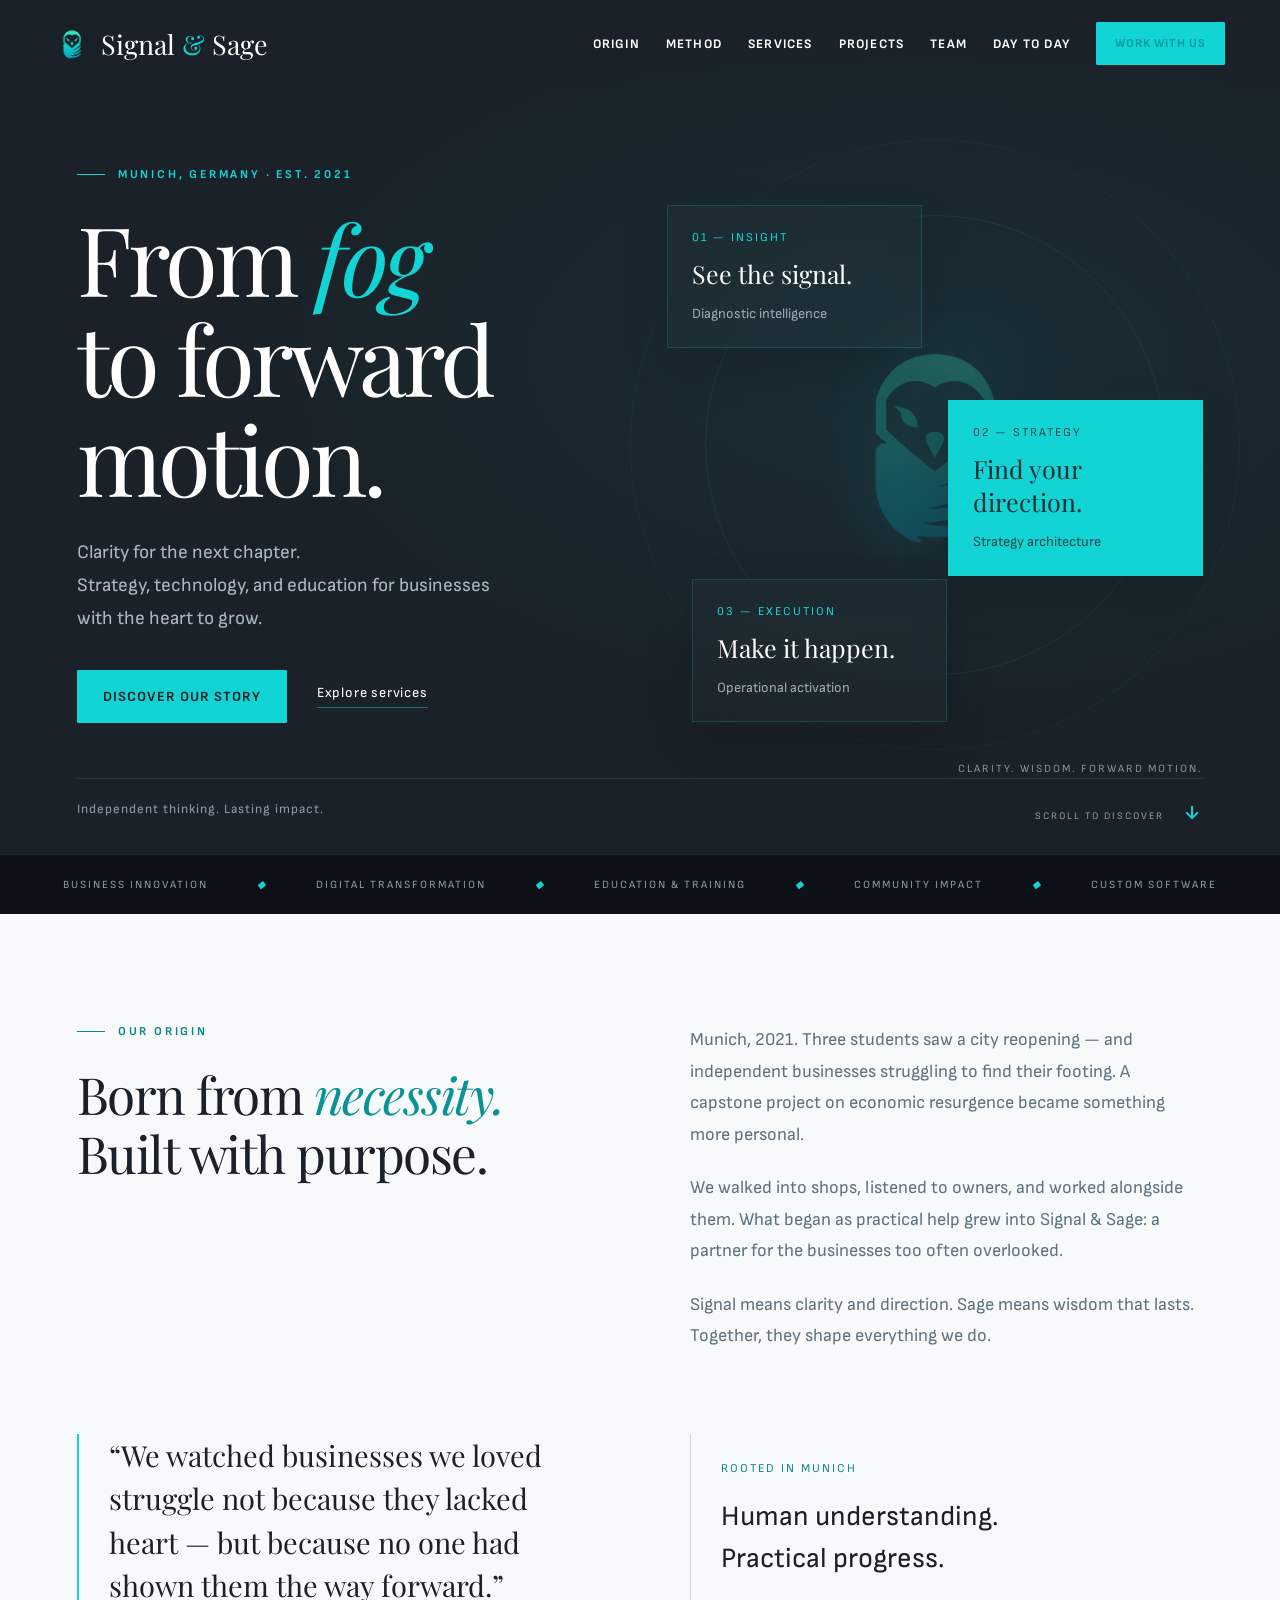
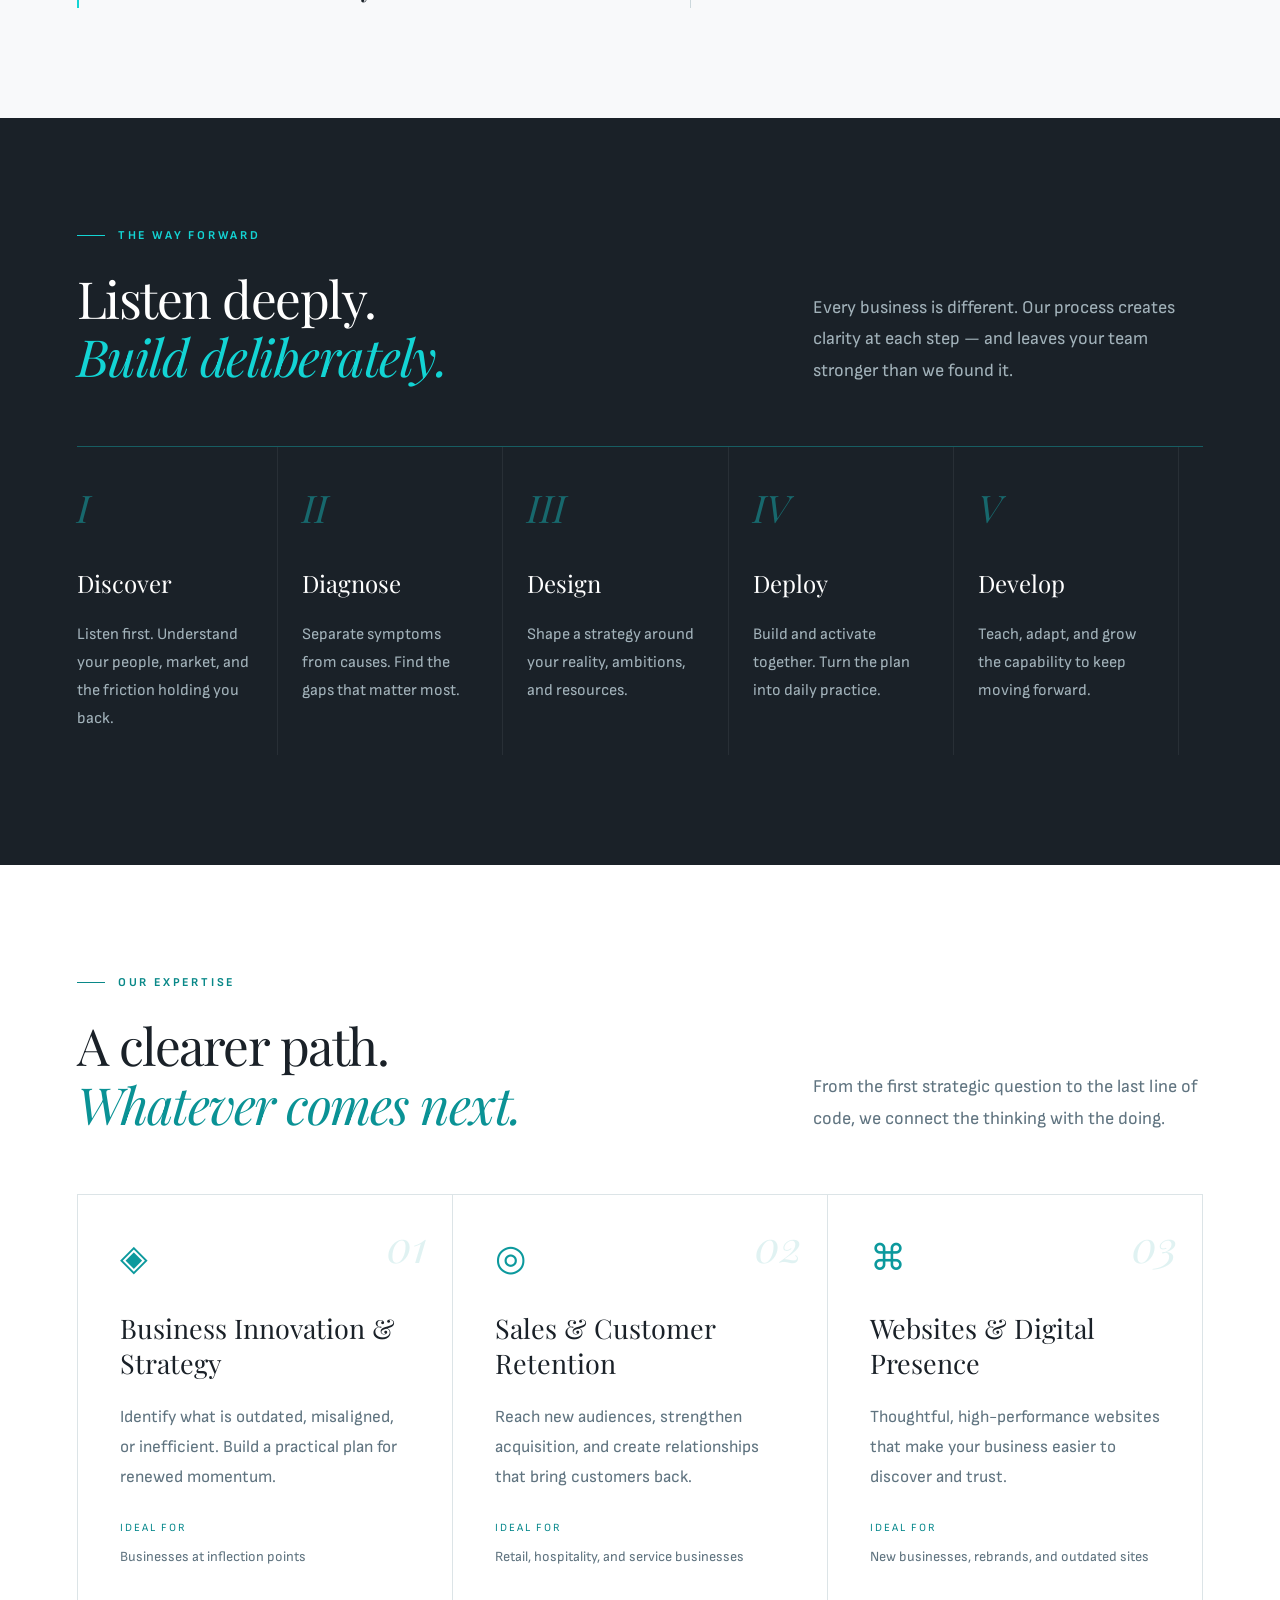
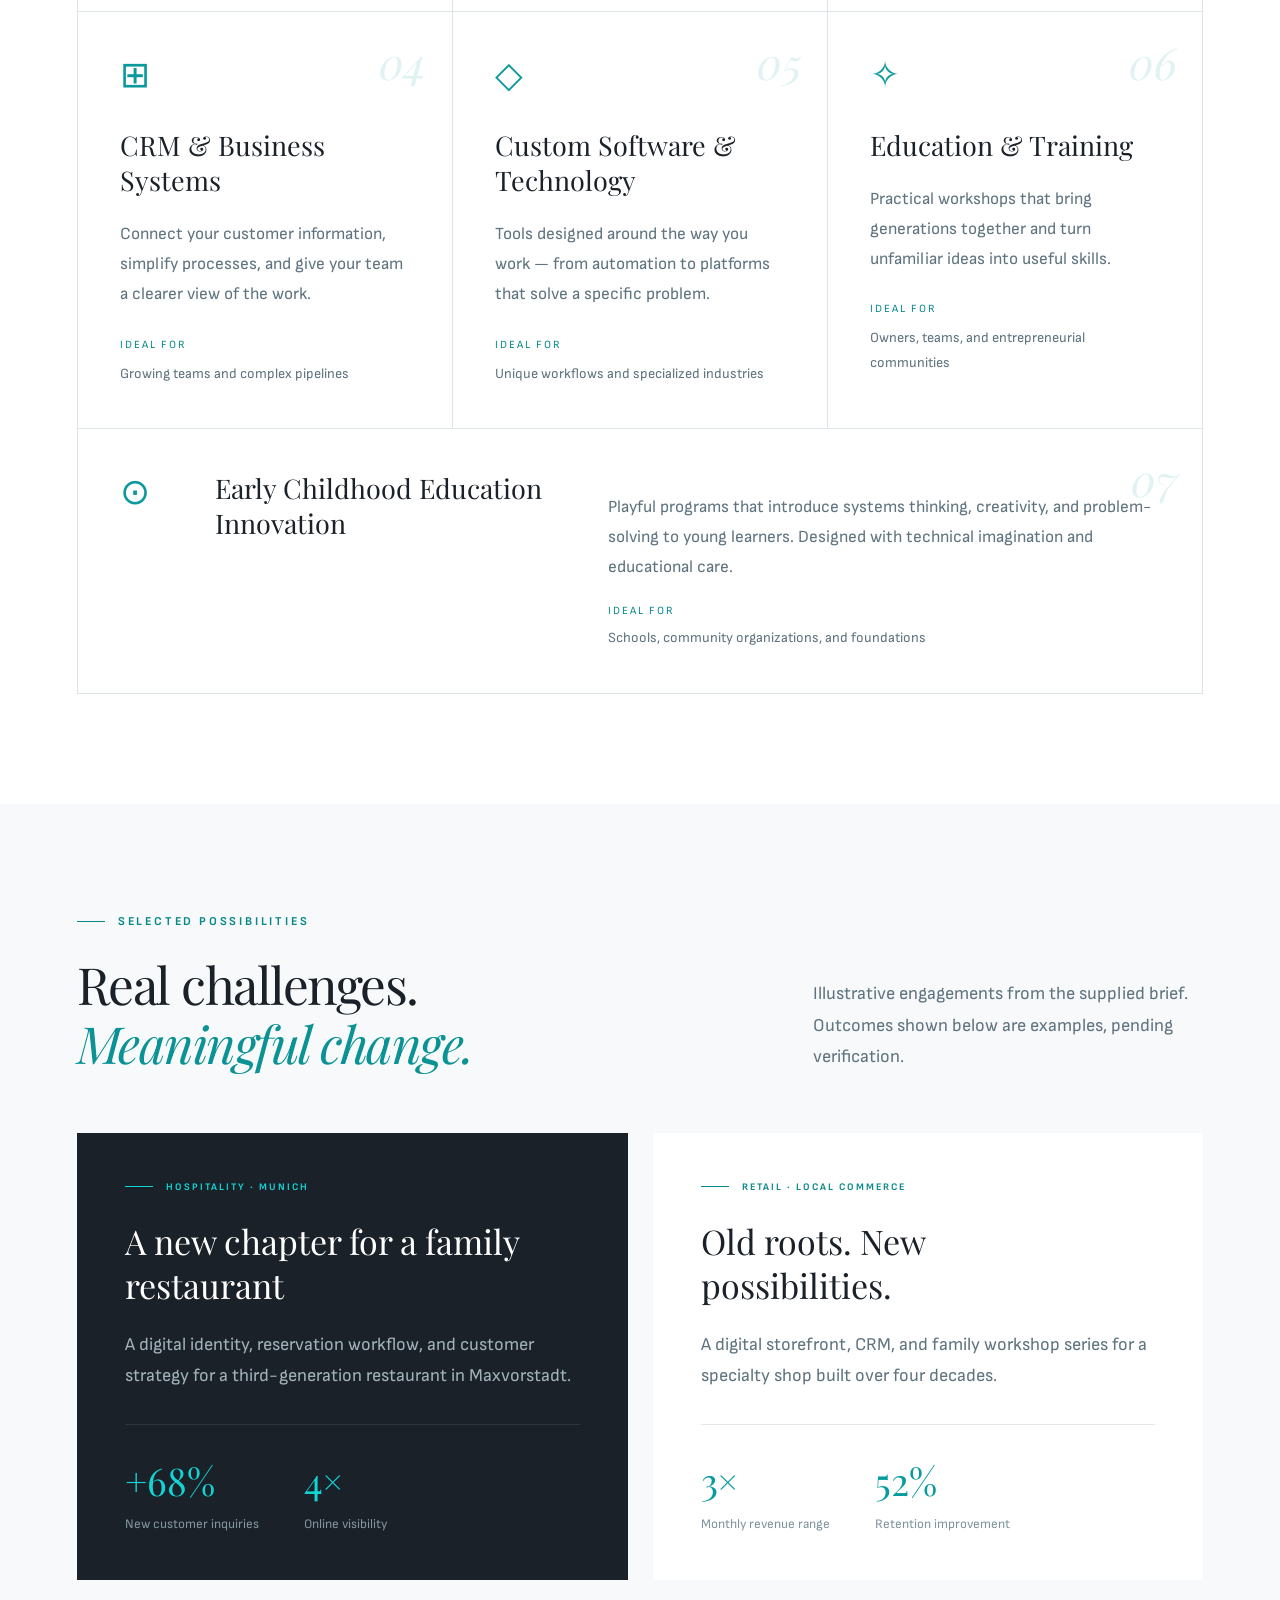
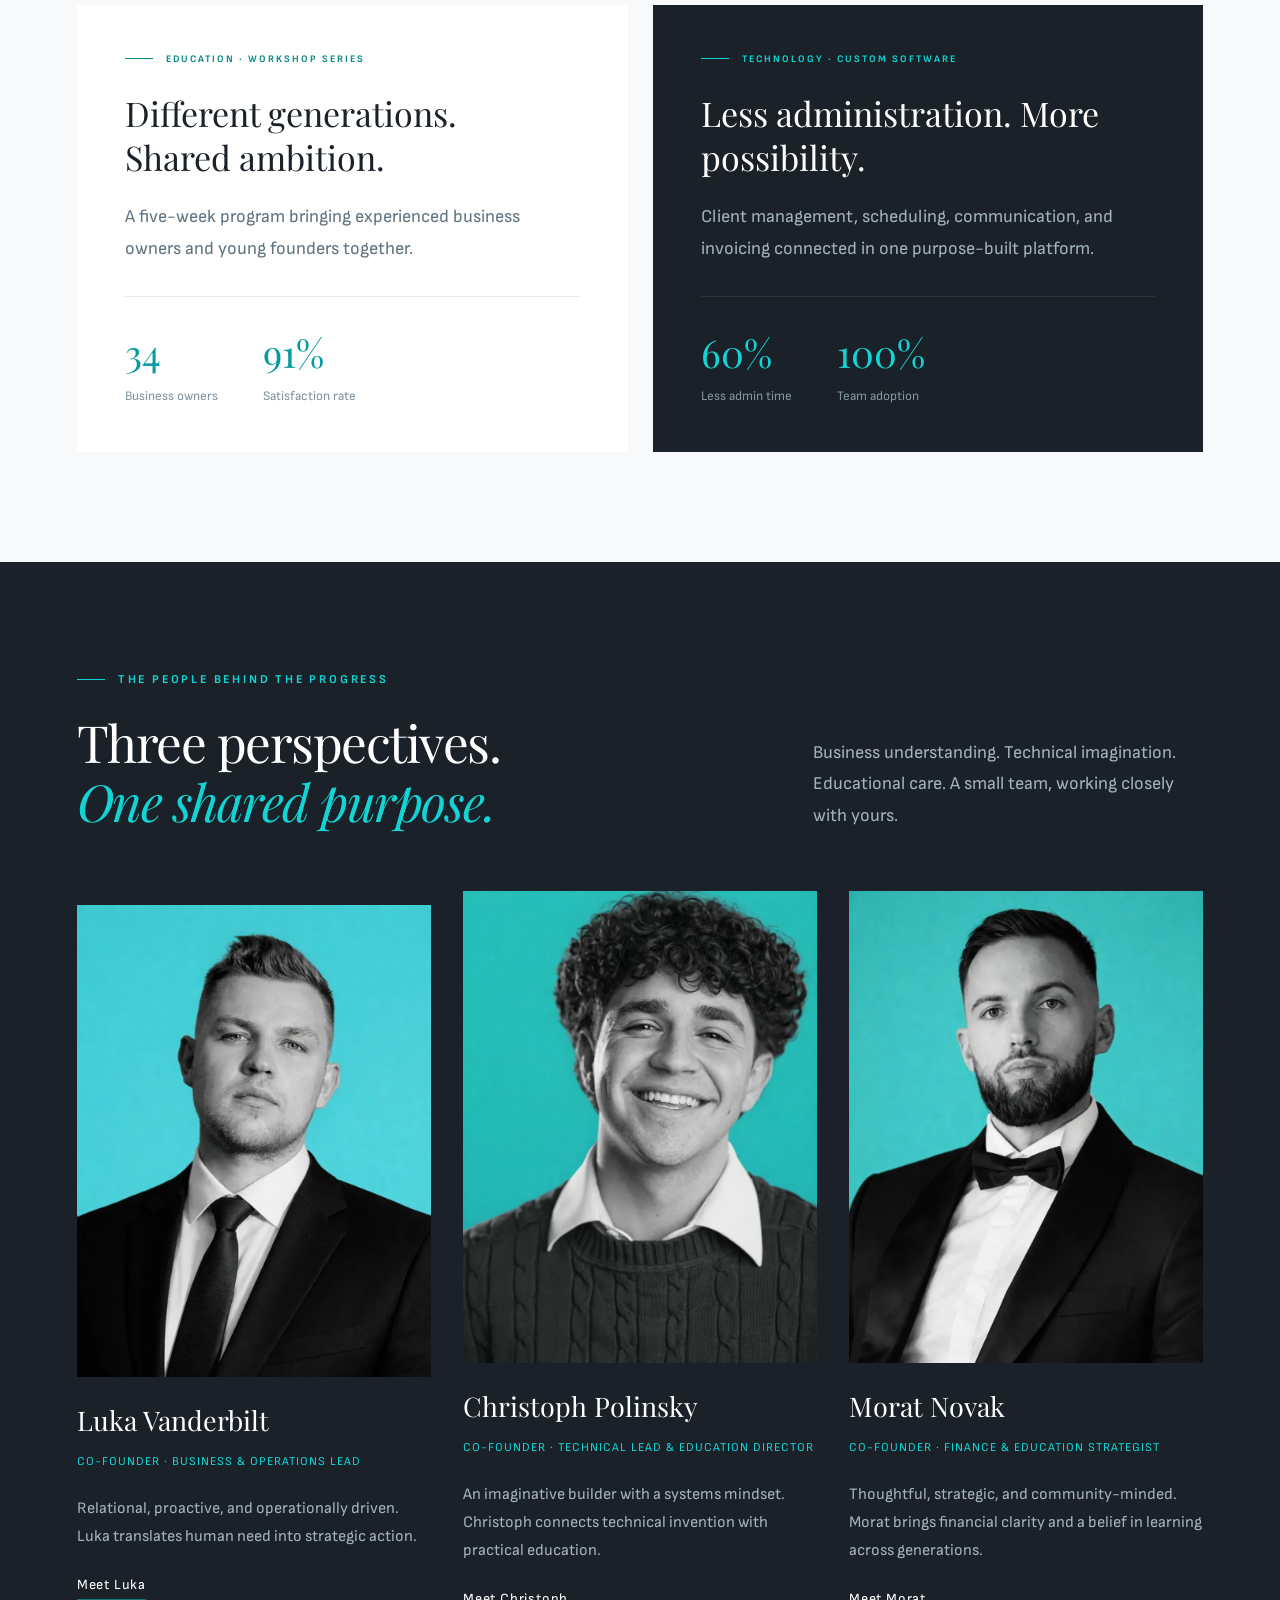
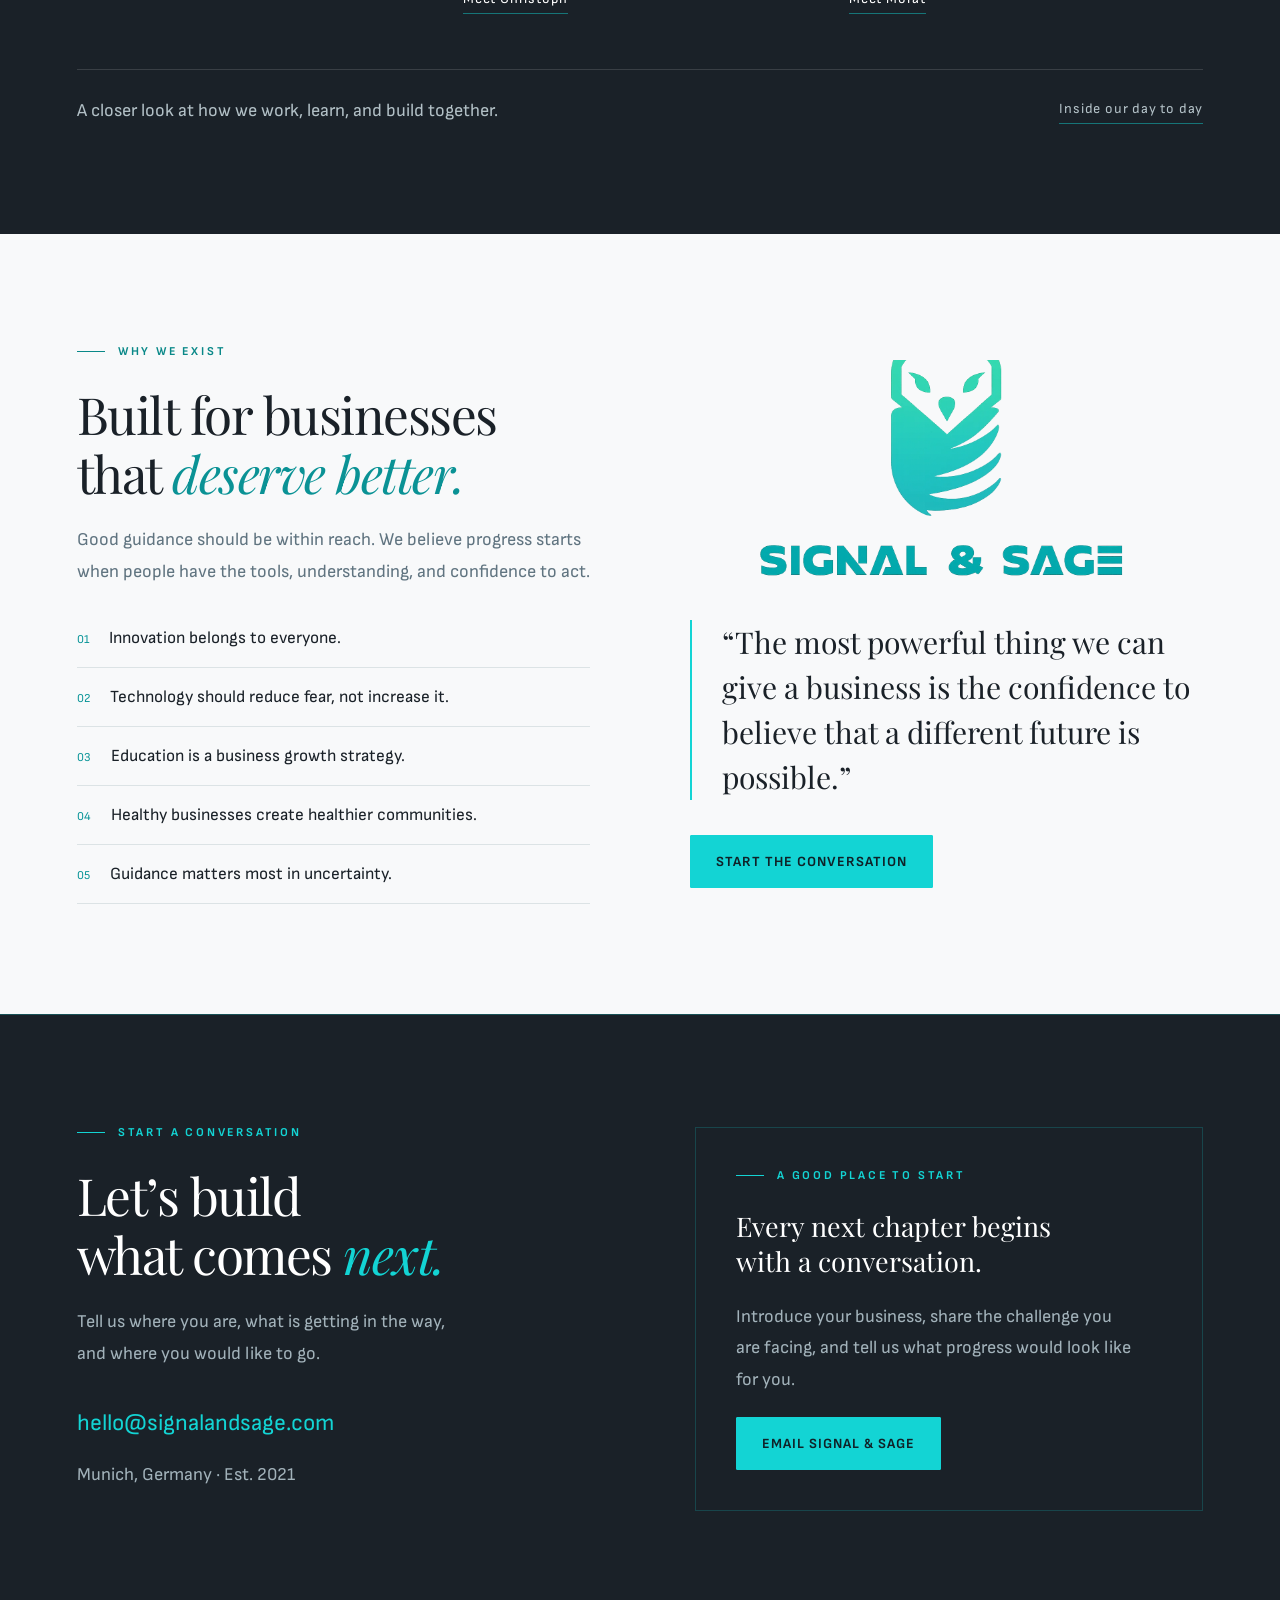
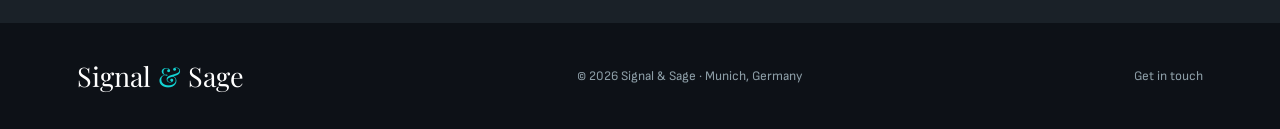
<file: index.html>
<!doctype html>
<html lang="en"><head><meta charset="utf-8"><meta name="viewport" content="width=device-width, initial-scale=1"><title>Signal & Sage — From fog to forward motion</title><meta name="description" content="Munich-based strategy, technology and education for businesses ready to move forward."><link rel="icon" href="assets/owl.webp"><link rel="stylesheet" href="assets/style.css"><script src="assets/site.js" defer></script></head><body><div class="scroll-progress" aria-hidden="true"></div><link rel="preload" as="image" href="assets/owl.webp"/><link rel="preload" as="image" href="assets/logo.webp"/><header class=""><a class="brand" href="index.html"><img src="assets/owl.webp" alt=""/>Signal <i>&amp;</i> Sage</a><button class="menu" aria-label="Toggle navigation" aria-expanded="false">☰</button><nav class=""><a href="index.html#origin">Origin</a><a href="index.html#method">Method</a><a href="index.html#services">Services</a><a href="index.html#projects">Projects</a><a href="index.html#team">Team</a><a href="day-to-day.html">Day to Day</a><a class="button small" href="index.html#contact">Work with us</a></nav></header><main><section class="hero"><div class="hero-copy"><div class="eyebrow">Munich, Germany · Est. 2021</div><h1>From <em>fog</em><br/>to forward<br/>motion.</h1><p>Clarity for the next chapter.<br/>Strategy, technology, and education for businesses<br class="desktop"/> with the heart to grow.</p><div class="actions"><a class="button" href="#origin">Discover our story</a><a class="text-link" href="#services">Explore services</a></div></div><div class="hero-art" aria-hidden="true"><div class="orbit orbit1"></div><div class="orbit orbit2"></div><img class="hero-owl" src="assets/owl.webp"/><div class="float-card c1"><span>01 — INSIGHT</span><strong>See the signal.</strong><small>Diagnostic intelligence</small></div><div class="float-card c2"><span>02 — STRATEGY</span><strong>Find your direction.</strong><small>Strategy architecture</small></div><div class="float-card c3"><span>03 — EXECUTION</span><strong>Make it happen.</strong><small>Operational activation</small></div><div class="art-caption">Clarity. Wisdom. Forward motion.</div></div><div class="hero-bottom"><span>Independent thinking. Lasting impact.</span><a href="#origin">SCROLL TO DISCOVER <b>↓</b></a></div></section><div class="ticker">BUSINESS INNOVATION <i>◆</i> DIGITAL TRANSFORMATION <i>◆</i> EDUCATION &amp; TRAINING <i>◆</i> COMMUNITY IMPACT <i>◆</i> CUSTOM SOFTWARE</div><section id="origin" class="light origin"><div><div class="eyebrow">Our origin</div><h2>Born from <em>necessity.</em><br/>Built with purpose.</h2></div><div><p>Munich, 2021. Three students saw a city reopening — and independent businesses struggling to find their footing. A capstone project on economic resurgence became something more personal.</p><p>We walked into shops, listened to owners, and worked alongside them. What began as practical help grew into Signal &amp; Sage: a partner for the businesses too often overlooked.</p><p>Signal means clarity and direction. Sage means wisdom that lasts. Together, they shape everything we do.</p></div><blockquote>“We watched businesses we loved struggle not because they lacked heart — but because no one had shown them the way forward.”</blockquote><div class="origin-foot"><span>ROOTED IN MUNICH</span><strong>Human understanding.<br/>Practical progress.</strong></div></section><section id="method" class="dark"><div class="section-head"><div><div class="eyebrow">The way forward</div><h2>Listen deeply.<br/><em>Build deliberately.</em></h2></div><p>Every business is different. Our process creates clarity at each step — and leaves your team stronger than we found it.</p></div><div class="method-grid"><article><span class="roman">I</span><h3>Discover</h3><p>Listen first. Understand your people, market, and the friction holding you back.</p></article><article><span class="roman">II</span><h3>Diagnose</h3><p>Separate symptoms from causes. Find the gaps that matter most.</p></article><article><span class="roman">III</span><h3>Design</h3><p>Shape a strategy around your reality, ambitions, and resources.</p></article><article><span class="roman">IV</span><h3>Deploy</h3><p>Build and activate together. Turn the plan into daily practice.</p></article><article><span class="roman">V</span><h3>Develop</h3><p>Teach, adapt, and grow the capability to keep moving forward.</p></article></div></section><section id="services" class="white"><div class="section-head"><div><div class="eyebrow">Our expertise</div><h2>A clearer path.<br/><em>Whatever comes next.</em></h2></div><p>From the first strategic question to the last line of code, we connect the thinking with the doing.</p></div><div class="services-grid"><article><span class="number">01</span><div class="service-mark">◈</div><h3>Business Innovation &amp; Strategy</h3><p>Identify what is outdated, misaligned, or inefficient. Build a practical plan for renewed momentum.</p><small>IDEAL FOR</small><p class="ideal">Businesses at inflection points</p></article><article><span class="number">02</span><div class="service-mark">◎</div><h3>Sales &amp; Customer Retention</h3><p>Reach new audiences, strengthen acquisition, and create relationships that bring customers back.</p><small>IDEAL FOR</small><p class="ideal">Retail, hospitality, and service businesses</p></article><article><span class="number">03</span><div class="service-mark">⌘</div><h3>Websites &amp; Digital Presence</h3><p>Thoughtful, high-performance websites that make your business easier to discover and trust.</p><small>IDEAL FOR</small><p class="ideal">New businesses, rebrands, and outdated sites</p></article><article><span class="number">04</span><div class="service-mark">⊞</div><h3>CRM &amp; Business Systems</h3><p>Connect your customer information, simplify processes, and give your team a clearer view of the work.</p><small>IDEAL FOR</small><p class="ideal">Growing teams and complex pipelines</p></article><article><span class="number">05</span><div class="service-mark">◇</div><h3>Custom Software &amp; Technology</h3><p>Tools designed around the way you work — from automation to platforms that solve a specific problem.</p><small>IDEAL FOR</small><p class="ideal">Unique workflows and specialized industries</p></article><article><span class="number">06</span><div class="service-mark">✧</div><h3>Education &amp; Training</h3><p>Practical workshops that bring generations together and turn unfamiliar ideas into useful skills.</p><small>IDEAL FOR</small><p class="ideal">Owners, teams, and entrepreneurial communities</p></article><article><span class="number">07</span><div class="service-mark">⊙</div><h3>Early Childhood Education Innovation</h3><p>Playful programs that introduce systems thinking, creativity, and problem-solving to young learners. Designed with technical imagination and educational care.</p><small>IDEAL FOR</small><p class="ideal">Schools, community organizations, and foundations</p></article></div></section><section id="projects" class="light"><div class="eyebrow">Selected possibilities</div><div class="section-head"><h2>Real challenges.<br/><em>Meaningful change.</em></h2><p>Illustrative engagements from the supplied brief. Outcomes shown below are examples, pending verification.</p></div><div class="projects-grid"><article class="project dark"><div class="eyebrow">Hospitality · Munich</div><h3>A new chapter for a family restaurant</h3><p>A digital identity, reservation workflow, and customer strategy for a third-generation restaurant in Maxvorstadt.</p><div class="metrics"><div><strong>+68%</strong><span>New customer inquiries</span></div><div><strong>4×</strong><span>Online visibility</span></div></div></article><article class="project white"><div class="eyebrow">Retail · Local commerce</div><h3>Old roots. New possibilities.</h3><p>A digital storefront, CRM, and family workshop series for a specialty shop built over four decades.</p><div class="metrics"><div><strong>3×</strong><span>Monthly revenue range</span></div><div><strong>52%</strong><span>Retention improvement</span></div></div></article><article class="project white"><div class="eyebrow">Education · Workshop series</div><h3>Different generations. Shared ambition.</h3><p>A five-week program bringing experienced business owners and young founders together.</p><div class="metrics"><div><strong>34</strong><span>Business owners</span></div><div><strong>91%</strong><span>Satisfaction rate</span></div></div></article><article class="project dark"><div class="eyebrow">Technology · Custom software</div><h3>Less administration. More possibility.</h3><p>Client management, scheduling, communication, and invoicing connected in one purpose-built platform.</p><div class="metrics"><div><strong>60%</strong><span>Less admin time</span></div><div><strong>100%</strong><span>Team adoption</span></div></div></article></div></section><section id="team" class="dark"><div class="section-head"><div><div class="eyebrow">The people behind the progress</div><h2>Three perspectives.<br/><em>One shared purpose.</em></h2></div><p>Business understanding. Technical imagination. Educational care. A small team, working closely with yours.</p></div><div id="team-profiles" class="team-grid" aria-live="polite"><p>Loading team profiles…</p></div><noscript><p>Please enable JavaScript to view the team profiles.</p></noscript><div class="team-journal"><span>A closer look at how we work, learn, and build together.</span><a href="day-to-day.html" class="text-link">Inside our day to day</a></div><dialog id="profile-dialog" class="modal" aria-label="Team profile"><div class="modal-card"><button type="button" class="close" aria-label="Close profile">×</button><img id="profile-photo" alt=""/><div><div class="eyebrow">Meet the team</div><h2 id="profile-name"></h2><p id="profile-title" class="role"></p><p id="profile-bio"></p><h3>What I do</h3><p id="profile-responsibilities"></p><p id="profile-start"></p></div></div></dialog></section><section class="light philosophy"><div><div class="eyebrow">Why we exist</div><h2>Built for businesses<br/>that <em>deserve better.</em></h2><p>Good guidance should be within reach. We believe progress starts when people have the tools, understanding, and confidence to act.</p><div class="value"><span>01</span>Innovation belongs to everyone.</div><div class="value"><span>02</span>Technology should reduce fear, not increase it.</div><div class="value"><span>03</span>Education is a business growth strategy.</div><div class="value"><span>04</span>Healthy businesses create healthier communities.</div><div class="value"><span>05</span>Guidance matters most in uncertainty.</div></div><div class="belief"><img src="assets/logo.webp" alt="Signal &amp; Sage owl logo"/><blockquote>“The most powerful thing we can give a business is the confidence to believe that a different future is possible.”</blockquote><a href="#contact" class="button">Start the conversation</a></div></section><section id="contact" class="dark contact"><div><div class="eyebrow">Start a conversation</div><h2>Let’s build<br/>what comes <em>next.</em></h2><p>Tell us where you are, what is getting in the way, and where you would like to go.</p><a class="email" href="mailto:hello@signalandsage.com">hello@signalandsage.com</a><p>Munich, Germany · Est. 2021</p></div><div class="contact-note"><div class="eyebrow">A good place to start</div><h3>Every next chapter begins<br/>with a conversation.</h3><p>Introduce your business, share the challenge you are facing, and tell us what progress would look like for you.</p><a class="button" href="mailto:hello@signalandsage.com?subject=Let%E2%80%99s%20talk%20%E2%80%94%20Signal%20%26%20Sage">Email Signal &amp; Sage</a></div></section></main><footer><a class="brand" href="index.html">Signal <i>&amp;</i> Sage</a><span>© 2026 Signal &amp; Sage · Munich, Germany</span><a href="mailto:hello@signalandsage.com">Get in touch</a></footer></body></html>
</file>
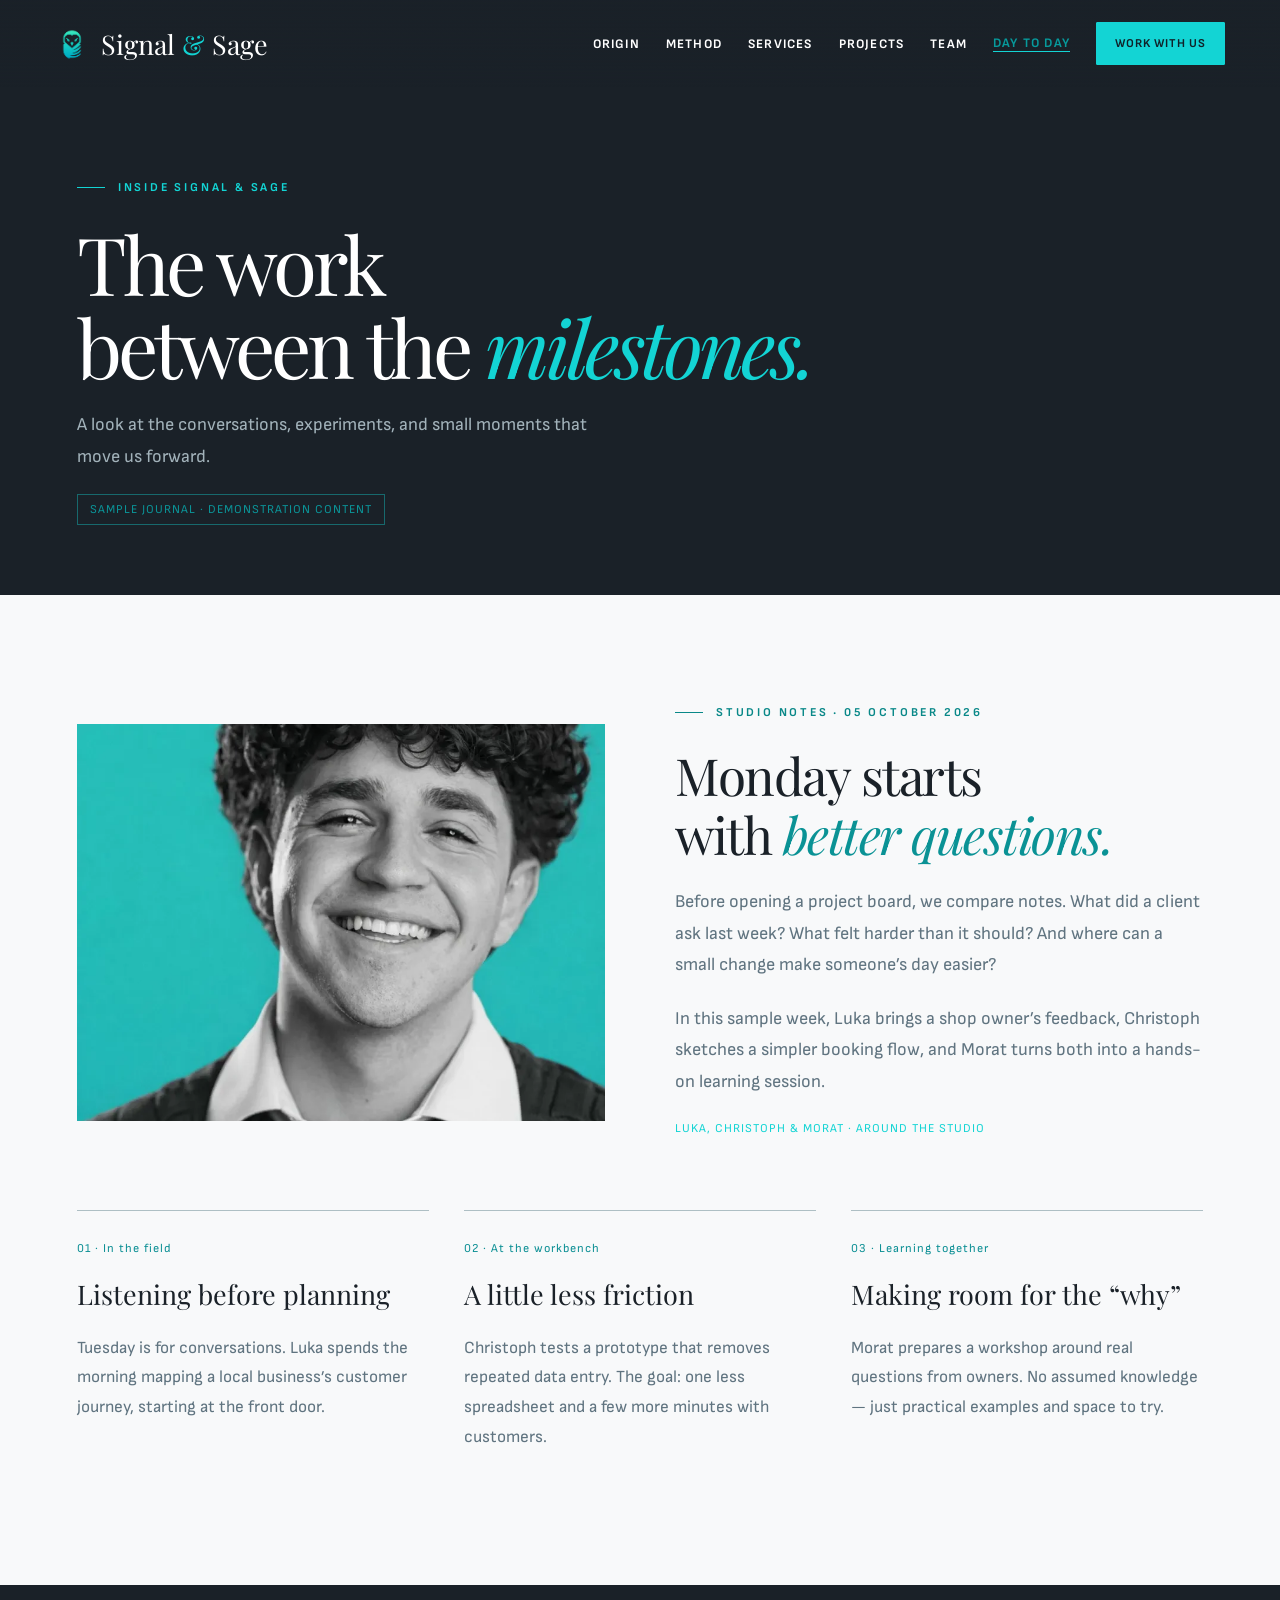
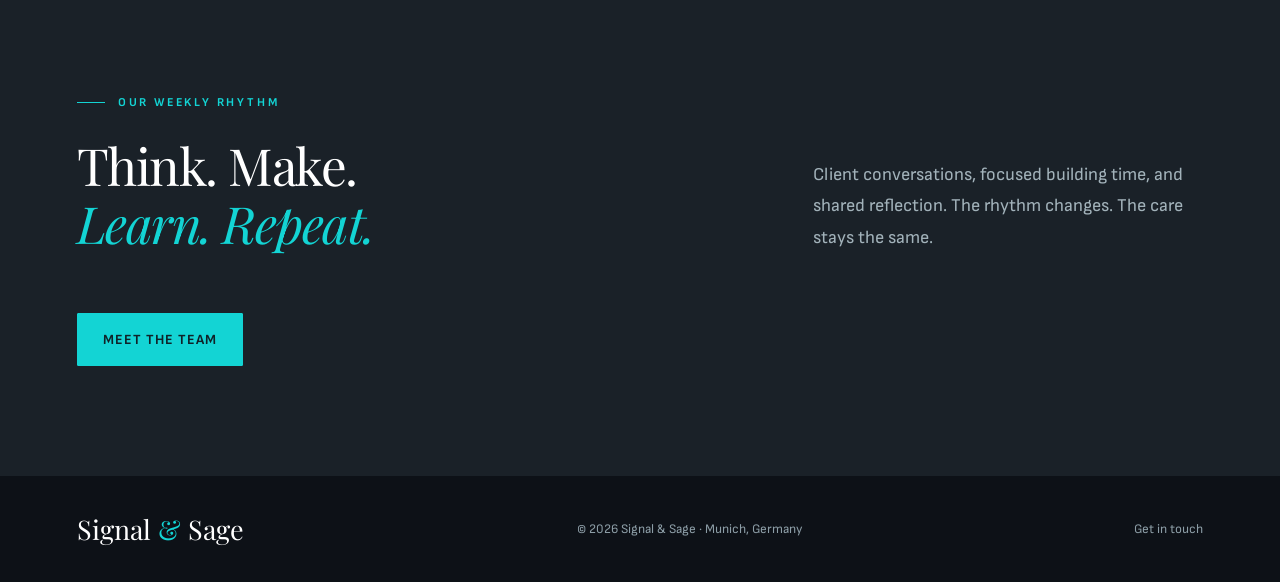
<file: day-to-day.html>
<!doctype html>
<html lang="en"><head><meta charset="utf-8"><meta name="viewport" content="width=device-width, initial-scale=1"><title>Day to Day — Signal & Sage</title><meta name="description" content="Munich-based strategy, technology and education for businesses ready to move forward."><link rel="icon" href="assets/owl.webp"><link rel="stylesheet" href="assets/style.css"><script src="assets/site.js" defer></script></head><body><div class="scroll-progress" aria-hidden="true"></div><link rel="preload" as="image" href="assets/owl.webp"/><link rel="preload" as="image" href="assets/christoph.webp"/><header class=""><a class="brand" href="index.html"><img src="assets/owl.webp" alt=""/>Signal <i>&amp;</i> Sage</a><button class="menu" aria-label="Toggle navigation" aria-expanded="false">☰</button><nav class=""><a href="index.html#origin">Origin</a><a href="index.html#method">Method</a><a href="index.html#services">Services</a><a href="index.html#projects">Projects</a><a href="index.html#team">Team</a><a href="day-to-day.html">Day to Day</a><a class="button small" href="index.html#contact">Work with us</a></nav></header><main><section class="journal-hero dark"><div class="eyebrow">Inside Signal &amp; Sage</div><h1>The work<br/>between the <em>milestones.</em></h1><p>A look at the conversations, experiments, and small moments that move us forward.</p><span class="sample">SAMPLE JOURNAL · DEMONSTRATION CONTENT</span></section><section class="light"><div class="journal-feature"><img src="assets/christoph.webp" alt="Christoph Polinsky"/><div><div class="eyebrow">Studio notes · 05 October 2026</div><h2>Monday starts<br/>with <em>better questions.</em></h2><p>Before opening a project board, we compare notes. What did a client ask last week? What felt harder than it should? And where can a small change make someone’s day easier?</p><p>In this sample week, Luka brings a shop owner’s feedback, Christoph sketches a simpler booking flow, and Morat turns both into a hands-on learning session.</p><span class="role">Luka, Christoph &amp; Morat · Around the studio</span></div></div><div class="journal-list"><article><small>01 · In the field</small><h3>Listening before planning</h3><p>Tuesday is for conversations. Luka spends the morning mapping a local business’s customer journey, starting at the front door.</p></article><article><small>02 · At the workbench</small><h3>A little less friction</h3><p>Christoph tests a prototype that removes repeated data entry. The goal: one less spreadsheet and a few more minutes with customers.</p></article><article><small>03 · Learning together</small><h3>Making room for the “why”</h3><p>Morat prepares a workshop around real questions from owners. No assumed knowledge — just practical examples and space to try.</p></article></div></section><section class="dark"><div class="section-head"><div><div class="eyebrow">Our weekly rhythm</div><h2>Think. Make.<br/><em>Learn. Repeat.</em></h2></div><p>Client conversations, focused building time, and shared reflection. The rhythm changes. The care stays the same.</p></div><a href="index.html#team" class="button">Meet the team</a></section></main><footer><a class="brand" href="index.html">Signal <i>&amp;</i> Sage</a><span>© 2026 Signal &amp; Sage · Munich, Germany</span><a href="mailto:hello@signalandsage.com">Get in touch</a></footer></body></html>
</file>
<file: assets/style.css>
@import url('https://fonts.googleapis.com/css2?family=Playfair+Display:ital,wght@0,400;0,500;0,700;1,400&family=Sofia+Sans:wght@300;400;500;600;700&display=swap');
:root{--teal:#13d4d4;--ink:#1a2128;--black:#0d1117;--slate:#607480;--off:#f8f9fa}*{box-sizing:border-box}html{scroll-behavior:smooth;scroll-padding-top:100px}body{margin:0;background:var(--ink);color:white;font-family:'Sofia Sans',sans-serif;font-size:18px;font-weight:400}a{color:inherit;text-decoration:none}button,input,select,textarea{font:inherit}button,a{touch-action:manipulation}button{cursor:pointer}button:focus-visible,a:focus-visible{outline:2px solid var(--teal);outline-offset:6px}h1,h2,h3,blockquote,.brand{font-family:'Playfair Display',serif;font-weight:400;margin:0}em,i{color:var(--teal)}h1{font-size:clamp(70px,7.5vw,112px);line-height:1.04;letter-spacing:-4px}h2{font-size:clamp(36px,4vw,58px);line-height:1.15;letter-spacing:-1.5px}h3{font-size:27px;line-height:1.3}p{color:var(--slate);line-height:1.75;margin:22px 0}header{position:fixed;top:0;width:100%;z-index:50;display:flex;align-items:center;justify-content:space-between;padding:22px 4.3%;transition:.3s;background:linear-gradient(#1a2128a0,transparent)}header.scrolled{background:#fffffffa;color:var(--ink);padding-top:14px;padding-bottom:14px;border-bottom:1px solid #13d4d433;backdrop-filter:blur(20px)}.brand{display:flex;align-items:center;gap:7px;font-size:27px;white-space:nowrap}.brand img{width:34px;height:42px;object-fit:contain;margin-right:5px}.brand i{font-style:normal}nav{display:flex;align-items:center;gap:26px}nav a{font-size:13px;letter-spacing:1.2px;text-transform:uppercase;font-weight:700}nav a:hover,.text-link:hover{color:var(--teal)}.button{display:inline-block;background:var(--teal);color:#102228;padding:17px 25px;border:1px solid var(--teal);border-radius:1px;font-size:14px;font-weight:700;letter-spacing:1px;text-transform:uppercase;transition:.2s}.button:hover{background:#37e4df;transform:translateY(-2px)}.button.small{padding:13px 18px;font-size:12px}.menu{display:none}section{padding:110px 6%;scroll-margin-top:20px}.hero{min-height:850px;height:95vh;max-height:1100px;position:relative;display:grid;grid-template-columns:1.1fr 1fr;align-items:center;padding:145px 6% 110px;overflow:hidden;background:radial-gradient(ellipse at 72% 42%,#17535a40,transparent 55%),var(--ink)}.eyebrow{font-size:12px;font-weight:700;text-transform:uppercase;letter-spacing:2.8px;color:#098888;display:flex;align-items:center;gap:13px;margin-bottom:26px}.eyebrow:before{content:'';width:28px;height:1px;background:currentColor}.dark .eyebrow,.hero .eyebrow{color:var(--teal)}.hero p{color:#aab9c1;font-size:19px;margin:28px 0 34px}.actions{display:flex;align-items:center;gap:30px}.text-link{font-size:14px;letter-spacing:.8px;border-bottom:1px solid #13d4d477;padding-bottom:6px}.hero-art{position:relative;height:570px;display:flex;align-items:center;justify-content:center}.hero-owl{width:230px;opacity:.28;filter:drop-shadow(0 0 30px #13d4d477)}.orbit{position:absolute;border:1px solid #13d4d416;border-radius:50%;width:460px;height:460px}.orbit2{width:610px;height:610px;border-style:dashed}.float-card{position:absolute;width:255px;padding:24px;background:#ffffff05;backdrop-filter:blur(15px);border:1px solid #13d4d430;box-shadow:0 20px 45px #0002;animation:float 7s ease-in-out infinite}.float-card span{display:block;color:#13d4d4;font-size:12px;letter-spacing:2px}.float-card strong{font-family:'Playfair Display';display:block;font-size:25px;font-weight:400;margin:12px 0}.float-card small{color:#9cabb3;font-size:14px}.c1{left:0;top:45px}.c2{right:0;top:240px;background:#13d4d4;color:#152e35;animation-delay:-2s}.c2 span,.c2 small{color:#164b50}.c3{left:25px;bottom:8px;animation-delay:-4s}.art-caption{position:absolute;bottom:-45px;right:0;letter-spacing:2px;font-size:11px;text-transform:uppercase;color:#81969e}.hero-bottom{position:absolute;bottom:30px;left:6%;right:6%;display:flex;justify-content:space-between;border-top:1px solid #ffffff15;padding-top:22px;color:#8a9ca7;font-size:13px;letter-spacing:1px}.hero-bottom a{font-size:10px;letter-spacing:2px}.hero-bottom b{color:var(--teal);margin-left:15px;font-size:20px}.ticker{padding:23px 4%;background:var(--black);white-space:nowrap;overflow:hidden;color:#899ca5;font-size:11px;letter-spacing:2px;display:flex;justify-content:space-around;gap:25px}.light{background:var(--off);color:var(--ink)}.white{background:white;color:var(--ink)}.dark{background:var(--ink);color:white}.dark p{color:#a2b2ba}.light em,.white em{color:#0a9295}.origin{display:grid;grid-template-columns:1fr 1fr;gap:60px 100px}.origin p:first-child{margin-top:0}blockquote{font-size:29px;line-height:1.5;border-left:2px solid var(--teal);padding-left:30px}.origin-foot{display:flex;flex-direction:column;justify-content:center;padding-left:30px;border-left:1px solid #ccd8dc}.origin-foot span{font-size:12px;letter-spacing:2px;color:#148b8f}.origin-foot strong{font-size:28px;font-weight:400;line-height:1.5;margin-top:20px}.section-head{display:flex;justify-content:space-between;gap:80px;align-items:end;margin-bottom:60px}.section-head>p{max-width:390px;margin-bottom:0}.method-grid{display:grid;grid-template-columns:repeat(5,1fr);border-top:1px solid #13d4d455}.method-grid article{padding:35px 24px 0 0;border-right:1px solid #ffffff10;margin-right:24px}.roman{font:italic 38px 'Playfair Display';color:#13d4d466;display:block;margin-bottom:35px}.method-grid h3{font-size:24px}.method-grid p{font-size:16px}.services-grid{display:grid;grid-template-columns:repeat(3,1fr);gap:1px;background:#dce4e7;border:1px solid #dce4e7}.services-grid article{position:relative;background:white;padding:42px}.services-grid article:last-child{grid-column:1/-1;display:grid;grid-template-columns:70px 1fr 1.5fr;gap:0 25px}.services-grid article:last-child small,.services-grid article:last-child .ideal{grid-column:3}.service-mark{font-size:36px;color:#0c999d;margin-bottom:30px}.number{position:absolute;right:25px;top:20px;font:italic 44px 'Playfair Display';color:#159a9a22}.services-grid p{font-size:17px}.services-grid small{font-size:11px;letter-spacing:2px;color:#07888c}.services-grid .ideal{font-size:14px;margin:9px 0 0}.projects-grid{display:grid;grid-template-columns:1fr 1fr;gap:25px}.project{padding:48px}.project h3{font-size:34px;max-width:420px}.project .eyebrow{font-size:10px;letter-spacing:2px}.metrics{display:flex;gap:45px;border-top:1px solid #8883;padding-top:30px;margin-top:32px}.metrics strong{display:block;font:38px 'Playfair Display';color:#079b9f}.dark .metrics strong{color:var(--teal)}.metrics span{font-size:13px;color:#81949f;display:block;margin-top:10px}.team-grid{display:grid;grid-template-columns:repeat(3,1fr);gap:32px}.team-card{background:none;border:0;text-align:left;color:white;padding:0}.team-card>img{width:100%;aspect-ratio:3/4;object-fit:cover;object-position:top;transition:.4s}.team-card:hover>img{filter:brightness(1.06)}.team-card>div{padding:26px 0}.role{display:block;font-size:12px;letter-spacing:1px;text-transform:uppercase;color:var(--teal);line-height:1.7;margin-top:14px}.team-card p{font-size:16px}.team-journal{border-top:1px solid #fff2;margin-top:35px;padding-top:30px;display:flex;justify-content:space-between;gap:20px;color:#b2c0c6}.philosophy{display:grid;grid-template-columns:1fr 1fr;gap:100px}.value{border-bottom:1px solid #dce3e5;padding:19px 0;font-size:17px}.value span{color:#0a9598;font-size:12px;margin-right:20px}.belief{align-self:center}.belief img{width:100%;max-height:220px;object-fit:cover;margin-bottom:35px}.belief blockquote{font-size:30px;margin-bottom:35px}.contact{display:grid;grid-template-columns:1fr 1fr;gap:110px;border-top:1px solid #13d4d444}.contact>div>p{max-width:400px}.email{display:block;margin-top:40px;font-size:23px;color:var(--teal)}form{background:#ffffff04;border:1px solid #13d4d422;padding:35px}label{display:block;font-size:13px;color:#b1c1c8;margin-bottom:22px;letter-spacing:.5px}input,textarea,select{display:block;width:100%;background:#ffffff05;border:1px solid #ffffff22;color:white;border-radius:0;padding:12px;margin-top:9px;outline:none;font-size:16px}input:focus,textarea:focus,select:focus{border-color:var(--teal)}select option{color:#18252a;background:white}.form-row{display:grid;grid-template-columns:1fr 1fr;gap:20px}form .button{width:100%}footer{background:var(--black);padding:35px 6%;display:flex;align-items:center;justify-content:space-between;gap:25px}footer span,footer>a:last-child{color:#8c9da6;font-size:13px}.modal{position:fixed;inset:0;width:100vw;height:100vh;max-width:none;max-height:none;background:#0d1117ed;border:0;z-index:100;color:white;display:grid;place-items:center;margin:0;padding:25px}.modal-card{position:relative;display:grid;grid-template-columns:1fr 1.3fr;gap:40px;background:var(--ink);max-width:900px;max-height:90vh;overflow:auto;padding:40px}.modal-card>img{width:100%;height:100%;object-fit:cover;max-height:550px}.close{position:absolute;top:6px;right:15px;font-size:30px;border:0;color:white;background:none}.journal-hero{padding-top:180px;padding-bottom:70px}.journal-hero h1{font-size:80px}.journal-hero p{max-width:550px}.journal-feature{display:grid;grid-template-columns:1fr 1fr;gap:70px;align-items:center}.journal-feature img{width:100%;aspect-ratio:4/3;object-fit:cover;object-position:0 27%}.sample{font-size:12px;padding:7px 12px;border:1px solid #13d4d466;display:inline-block;color:#0b9498;letter-spacing:1px}.journal-list{display:grid;grid-template-columns:repeat(3,1fr);gap:35px;margin-top:70px}.journal-list article{border-top:1px solid #aebfc4;padding-top:25px}.journal-list small{color:#0e9095;font-size:12px;letter-spacing:1px}.journal-list h3{margin-top:20px}.journal-list p{font-size:17px}.admin{min-height:90vh;padding-top:150px}.admin h1{font-size:52px;letter-spacing:-1px}.admin-layout{display:grid;grid-template-columns:300px 1fr;gap:35px;margin-top:40px}.admin-list button{display:block;width:100%;padding:20px;background:#ffffff06;border:1px solid #ffffff18;color:white;text-align:left;margin-bottom:12px}.admin-list img{width:42px;height:52px;object-fit:cover;float:left;margin-right:15px}.admin-list small{display:block;color:#8da8b0}.admin form{max-width:800px}.notice{color:var(--teal)}.admin-toolbar{display:flex;justify-content:space-between;align-items:center}.danger{background:none;color:#ffb7b7;border:1px solid #ffb7b755;padding:12px 20px;margin-top:20px}.admin-photo{width:100px;height:130px;object-fit:cover}.inquiry{padding:25px;border-bottom:1px solid #fff2}.inquiry p{white-space:pre-wrap}.login{max-width:450px;margin:40px auto}.login h2{font-size:36px;margin-bottom:25px}@keyframes float{50%{transform:translateY(-10px)}}@media(prefers-reduced-motion:reduce){html{scroll-behavior:auto}*{animation:none!important;transition:none!important}}@media(max-width:1100px){nav{gap:14px}nav a{font-size:11px}.hero-art{transform:scale(.85)}.services-grid article{padding:30px}.contact{gap:55px}}@media(max-width:767px){header{padding:18px 24px}.brand{font-size:23px}.menu{display:block;background:none;border:0;color:inherit;font-size:25px}nav{display:none;position:absolute;top:75px;left:0;right:0;padding:25px;background:#172127;flex-direction:column;color:white;align-items:stretch;gap:22px}nav.open{display:flex}nav a{font-size:14px}section{padding:75px 24px}.hero{height:auto;min-height:0;padding:145px 24px 90px;display:block}.hero h1{font-size:76px;letter-spacing:-3px}.hero p{font-size:17px}.hero-art{display:none}.hero-bottom{left:24px;right:24px;bottom:20px}.hero-bottom>span{font-size:10px}.hero-bottom a{font-size:8px}.actions{gap:22px}.button{font-size:12px;padding:16px 20px}.text-link{font-size:13px}.origin,.philosophy,.contact,.journal-feature{grid-template-columns:1fr;gap:40px}.section-head{display:block;margin-bottom:40px}.section-head>p{max-width:none}.method-grid,.services-grid,.projects-grid,.team-grid,.journal-list{grid-template-columns:1fr}.method-grid article{border-right:0;border-bottom:1px solid #fff1;padding:25px 0;margin:0}.roman{float:left;margin-right:25px;margin-bottom:70px}.services-grid article:last-child{display:block}.project{padding:30px}.project h3{font-size:30px}.team-card>img{max-height:520px}.team-journal{display:block}.team-journal a{display:inline-block;margin-top:20px}.contact form{padding:22px}.email{font-size:21px}.form-row{grid-template-columns:1fr;gap:0}footer{flex-direction:column;text-align:center}.modal-card{grid-template-columns:1fr;padding:30px;gap:25px}.modal-card>img{max-height:280px}.journal-hero{padding-top:150px}.journal-hero h1{font-size:60px}.admin-layout{grid-template-columns:1fr}.admin{padding-top:125px}.admin h1{font-size:40px}.admin-toolbar{align-items:start;gap:20px}.desktop{display:none}}
.scroll-progress{position:fixed;top:0;left:0;height:2px;width:100%;background:var(--teal);transform:scaleX(0);transform-origin:left;z-index:250}nav a.active{color:#079a9c;border-bottom:1px solid var(--teal)}.reveal{opacity:0;transform:translateY(24px);transition:opacity .7s,transform .7s}.reveal.visible{opacity:1;transform:none}.services-grid article,.method-grid article{position:relative}.services-grid article:after,.method-grid article:after{content:'';position:absolute;bottom:0;left:0;width:100%;height:2px;background:var(--teal);transform:scaleX(0);transform-origin:left;transition:.35s}.services-grid article:hover:after,.method-grid article:hover:after{transform:scaleX(1)}.modal:not([open]){display:none}.modal::backdrop{background:#0d1117ed}@media(prefers-reduced-motion:reduce){.reveal{opacity:1;transform:none}}

.contact-note{padding:40px;border:1px solid #13d4d433;align-self:center}.profile-fallback{aspect-ratio:3/4;background:#24464c;display:grid;place-items:center;font-size:50px}.team-card>img{display:block}#profile-dialog{color:white}@media(max-width:767px){.contact-note{padding:25px}}
</file>
